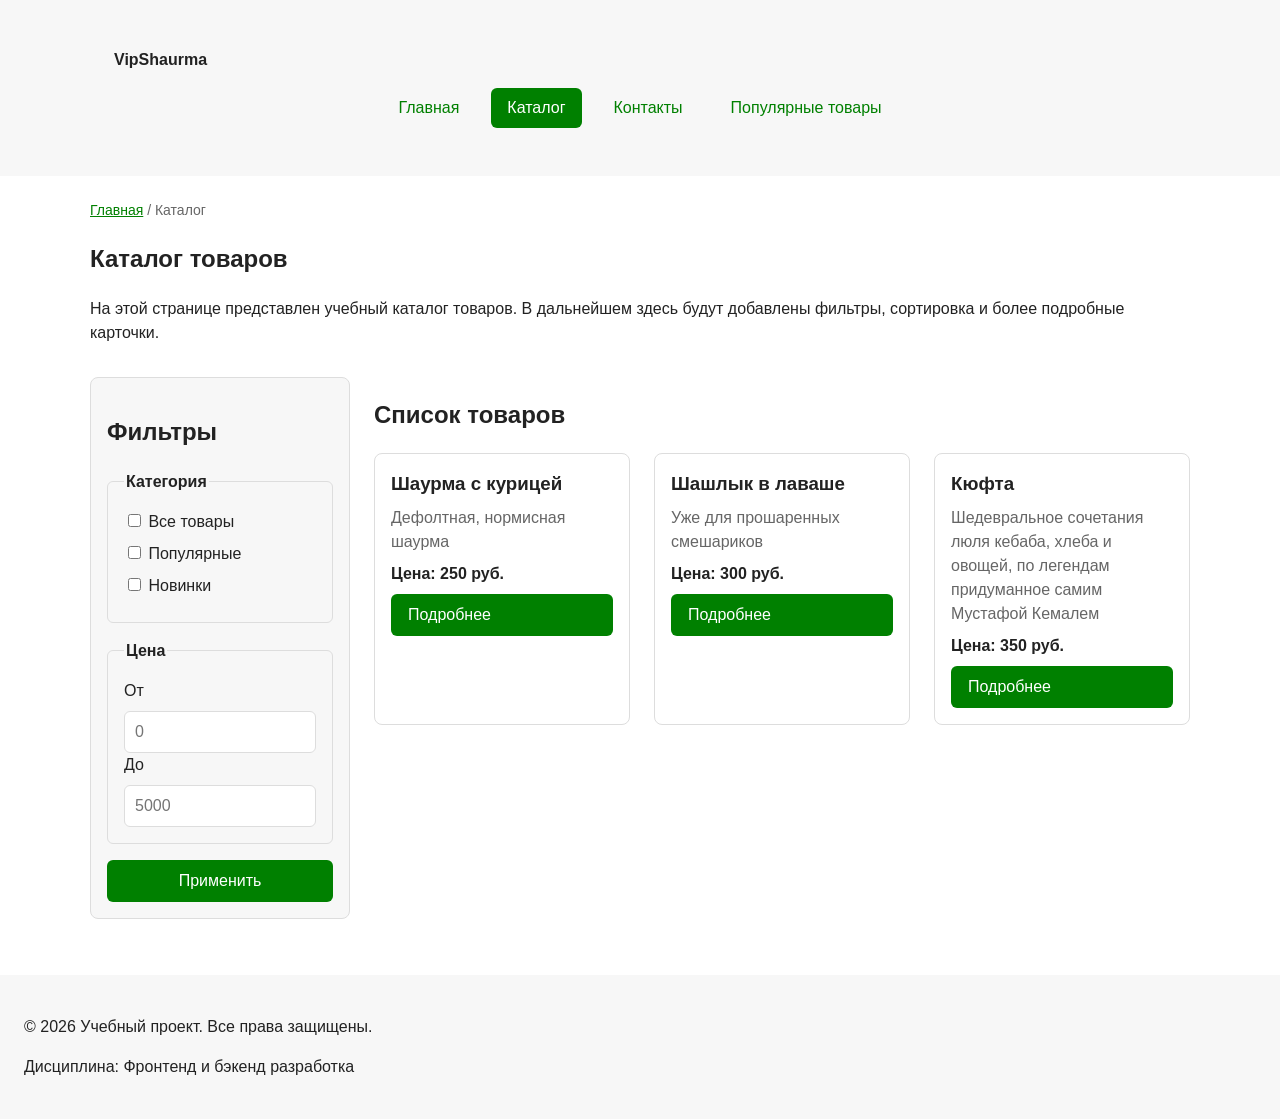
<file: catalog.html>
<!DOCTYPE html>
<html lang="ru">
<head>
  <meta property="og:type" content="website">
  <meta property="og:title" content="Учебный интернет-магазин">
  <meta property="og:description" content="Учебный frontend-проект интернет-магазина.">
  <meta property="og:image" content="https://username.github.io/kr1-html-css-shop/images/preview.jpg">
  <meta charset="UTF-8">
  <meta name="viewport" content="width=device-width, initial-scale=1.0">
  <meta name="description" content="Каталог товаров учебного интернет-магазина.">
  <title>Каталог товаров — Учебный интернет-магазин</title>
  <link rel="stylesheet" href="css/style.css">
</head>
<body>
  <header class="site-header">
    <div class="site-header__inner">
      <a class="site-header__logo" href="index.html">VipShaurma</a>

      <nav class="site-nav" aria-label="Основная навигация">
        <ul class="site-nav__list">
          <li class="site-nav__item">
            <a class="site-nav__link" href="index.html">Главная</a>
          </li>
          <li class="site-nav__item">
            <a class="site-nav__link site-nav__link--active" href="catalog.html">Каталог</a>
          </li>
          <li class="site-nav__item">
            <a class="site-nav__link" href="contacts.html">Контакты</a>
          </li>
          <li class="site-nav__item">
            <a class="site-nav__link" href="index.html#popular">Популярные товары</a>
          </li>
        </ul>
      </nav>
    </div>
  </header>

  <main>
    <nav class="breadcrumbs" aria-label="Хлебные крошки">
      <a class="breadcrumbs__link" href="index.html">Главная</a>
      <span class="breadcrumbs__current">Каталог</span>
    </nav>

    <section class="section">
      <h1>Каталог товаров</h1>
      <p>
        На этой странице представлен учебный каталог товаров.
        В дальнейшем здесь будут добавлены фильтры, сортировка и более
        подробные карточки.
      </p>
    </section>

    <section class="catalog-layout">
      <aside class="catalog-filters">
        <h2>Фильтры</h2>

        <form class="filters-form" action="#" method="get">
          <fieldset>
            <legend>Категория</legend>

            <label>
              <input type="checkbox" name="category" value="all">
              Все товары
            </label>

            <label>
              <input type="checkbox" name="category" value="popular">
              Популярные
            </label>

            <label>
              <input type="checkbox" name="category" value="new">
              Новинки
            </label>
          </fieldset>

          <fieldset>
            <legend>Цена</legend>

            <label for="price-from">От</label>
            <input id="price-from" name="price-from" type="number" min="0" placeholder="0">

            <label for="price-to">До</label>
            <input id="price-to" name="price-to" type="number" min="0" placeholder="5000">
          </fieldset>

          <button class="button button--primary" type="submit">Применить</button>
        </form>
      </aside>

      <section class="catalog-products">
        <h2>Список товаров</h2>

        <div class="products-grid">
          <article class="product-card">
            <h3 class="product-card__title">Шаурма с курицей</h3>
            <p class="product-card__description">Дефолтная, нормисная шаурма</p>
            <p class="product-card__price">Цена: 250 руб.</p>
            <a class="button button--primary" href="product.html">Подробнее</a>
          </article>

          <article class="product-card">
            <h3 class="product-card__title">Шашлык в лаваше</h3>
            <p class="product-card__description">Уже для прошаренных смешариков</p>
            <p class="product-card__price">Цена: 300 руб.</p>
            <a class="button button--primary" href="product_2.html">Подробнее</a>
          </article>

          <article class="product-card">
            <h3 class="product-card__title">Кюфта</h3>
            <p class="product-card__description">Шедевральное сочетания люля кебаба, хлеба и овощей, по легендам придуманное самим Мустафой Кемалем</p>
            <p class="product-card__price">Цена: 350 руб.</p>
            <a class="button button--primary" href="product_3.html">Подробнее</a>
          </article>
        </div>
      </section>
    </section>
  </main>

  <footer>
    <p>&copy; 2026 Учебный проект. Все права защищены.</p>
    <p>Дисциплина: Фронтенд и бэкенд разработка</p>
  </footer>
</body>
</html>
</file>
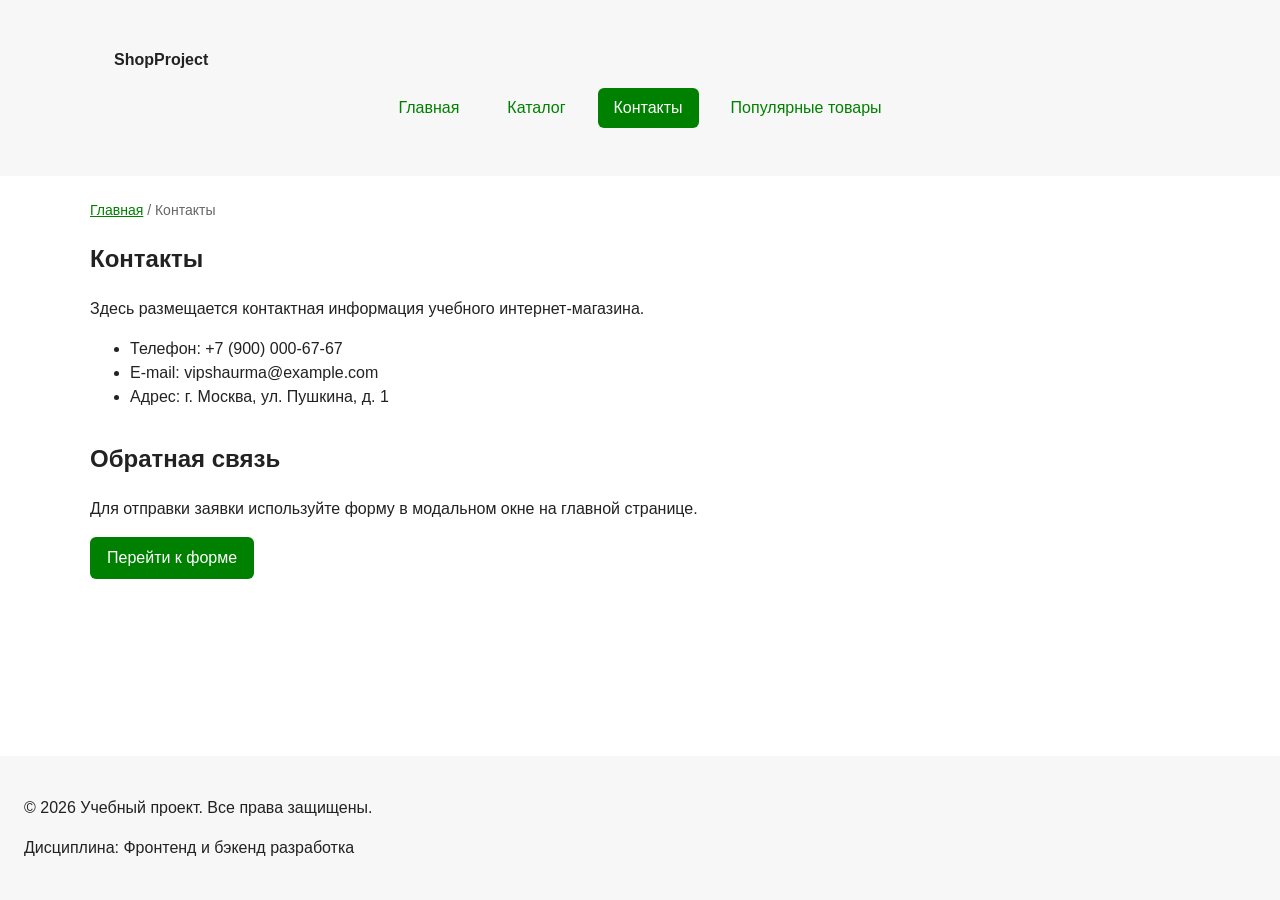
<file: contacts.html>
<!DOCTYPE html>
<html lang="ru">
<head>
  <meta property="og:type" content="website">
  <meta property="og:title" content="Учебный интернет-магазин">
  <meta property="og:description" content="Учебный frontend-проект интернет-магазина.">
  <meta property="og:image" content="https://username.github.io/kr1-html-css-shop/images/preview.jpg">
  <meta charset="UTF-8">
  <meta name="viewport" content="width=device-width, initial-scale=1.0">
  <meta name="description" content="Контактная информация учебного интернет-магазина.">
  <title>Контакты — Учебный интернет-магазин</title>
  <link rel="stylesheet" href="css/style.css">
</head>
<body>
  <header class="site-header">
    <div class="site-header__inner">
      <a class="site-header__logo" href="index.html">ShopProject</a>

      <nav class="site-nav" aria-label="Основная навигация">
        <ul class="site-nav__list">
          <li class="site-nav__item">
            <a class="site-nav__link" href="index.html">Главная</a>
          </li>
          <li class="site-nav__item">
            <a class="site-nav__link" href="catalog.html">Каталог</a>
          </li>
          <li class="site-nav__item">
            <a class="site-nav__link site-nav__link--active" href="contacts.html">Контакты</a>
          </li>
          <li class="site-nav__item">
            <a class="site-nav__link" href="index.html#popular">Популярные товары</a>
          </li>
        </ul>
      </nav>
    </div>
  </header>

  <main>
    <nav class="breadcrumbs" aria-label="Хлебные крошки">
      <a class="breadcrumbs__link" href="index.html">Главная</a>
      <span class="breadcrumbs__current">Контакты</span>
    </nav>

    <section class="section">
      <h1>Контакты</h1>
      <p>
        Здесь размещается контактная информация учебного интернет-магазина.
      </p>

      <ul>
        <li>Телефон: +7 (900) 000-67-67</li>
        <li>E-mail: vipshaurma@example.com</li>
        <li>Адрес: г. Москва, ул. Пушкина, д. 1</li>
      </ul>
    </section>

    <section class="section" id="feedback">
      <h2>Обратная связь</h2>
      <p>
        Для отправки заявки используйте форму в модальном окне на главной странице.
      </p>
      <a class="button button--primary" href="index.html#popular">Перейти к форме</a>
    </section>
  </main>

  <footer>
    <p>&copy; 2026 Учебный проект. Все права защищены.</p>
    <p>Дисциплина: Фронтенд и бэкенд разработка</p>
  </footer>
</body>
</html>
</file>
<file: css/style.css>
/* ===============================
   1. Переменные проекта
   =============================== */

:root {
  /* Основные цвета проекта */
  --color-bg: #ffffff;
  --color-text: #222222;
  --color-muted: #666666;
  --color-primary: #008000;
  --color-primary-dark: #006400;
  --color-border: #dddddd;
  --color-surface: #f7f7f7;
  --color-surface-accent: #eef5ff;
  --color-danger: #b00020;
  --color-success: #168a2f;
  --color-success-bg: #eefaf0;
  --color-white: #ffffff;

  /* Отступы */
  --space-xs: 4px;
  --space-sm: 8px;
  --space-md: 16px;
  --space-lg: 24px;
  --space-xl: 32px;

  /* Скругления */
  --radius-sm: 6px;
  --radius-md: 8px;
  --radius-lg: 12px;

  /* Размеры */
  --container-width: 1100px;
}

/* ===============================
   2. Базовые стили
   =============================== */

* {
  box-sizing: border-box;
}

html {
  scroll-behavior: smooth;
  height: 100%;
}

body {
  margin: 0;
  font-family: Arial, sans-serif;
  line-height: 1.5;
  color: var(--color-text);
  background-color: var(--color-bg);
  min-height: 100%;
  min-height: 100vh;
  display: flex;
  flex-direction: column;
}
main{
    flex: 1 0 auto;
}
.hero{
    background-image: url("https://avatars.mds.yandex.net/i?id=caa77cdc3bbaba5a5984eece926f1233_l-3311063-images-thumbs&n=13");
  background-size: cover;        /* картинка растягивается на весь блок */
  background-position: center;
  background-repeat: no-repeat;
  background-attachment: fixed;
  }
header,
main,
footer {
  padding: var(--space-lg);
}

header,
footer {
  background-color: var(--color-surface);
}

/* ===============================
   3. Общие элементы интерфейса
   =============================== */

a {
  color: var(--color-primary);
}

a:hover {
  color: var(--color-primary-dark);
}

a:focus-visible {
  outline: 2px solid var(--color-primary);
  outline-offset: 3px;
}

/* Шапка сайта */
.site-header {
  background-color: var(--color-surface);
}

.site-header__inner {
  max-width: var(--container-width);
  margin: 0 auto;
  padding: var(--space-lg);
}

.site-header__logo {
  font-weight: 700;
  color: var(--color-text);
  text-decoration: none;
}

.site-nav__list {
  display: flex;
  flex-wrap: wrap;
  justify-content: center;
  align-items: center;
  gap: var(--space-md);
  padding: 0;
  margin: var(--space-md) 0 0;
  list-style: none;
}

.site-nav__link {
  display: inline-block;
  padding: var(--space-sm) var(--space-md);
  color: var(--color-primary);
  text-decoration: none;
  border-radius: var(--radius-sm);
}

.site-nav__link:hover {
  color: var(--color-white);
  background-color: var(--color-primary);
}

.site-nav__link:focus-visible {
  outline: 2px solid var(--color-primary);
  outline-offset: 3px;
}

.site-nav__link--active {
  color: var(--color-white);
  background-color: var(--color-primary);
}

/* ===============================
   4. Компоненты страницы
   =============================== */

.products-grid {
  display: grid;
  grid-template-columns: repeat(3, 1fr);
  gap: var(--space-lg);
}

.product-card {
  display: flex;
  flex-direction: column;
  gap: var(--space-sm);
  padding: var(--space-md);
  border: 1px solid var(--color-border);
  border-radius: var(--radius-md);
  background-color: var(--color-bg);
}

.product-card:hover {
  border-color: var(--color-primary);
}

.product-card--featured {
  border-color: var(--color-primary);
}

.product-card--discount {
  border-color: var(--color-danger);
}

.product-card__title {
  margin: 0;
  color: var(--color-text);
}

.product-card__description {
  margin: 0;
  color: var(--color-muted);
}

.product-card__price {
  margin: 0;
  font-weight: 700;
}

.product-card--discount .product-card__price {
  color: var(--color-danger);
}

.product-card__button {
  margin-top: auto;
  align-self: flex-start;
}

.catalog-layout {
  max-width: var(--container-width);
  margin: 0 auto var(--space-xl);
  display: grid;
  grid-template-columns: 260px 1fr;
  grid-template-areas: "filters products";
  gap: var(--space-lg);
}

.catalog-filters {
  grid-area: filters;
  padding: var(--space-md);
  border: 1px solid var(--color-border);
  border-radius: var(--radius-md);
  background-color: var(--color-surface);
}

.catalog-products {
  grid-area: products;
}

.filters-form {
  display: grid;
  gap: var(--space-md);
}

.filters-form fieldset {
  margin: 0;
  padding: var(--space-md);
  border: 1px solid var(--color-border);
  border-radius: var(--radius-sm);
}

.filters-form legend {
  font-weight: 700;
}

.filters-form label {
  display: block;
  margin-bottom: var(--space-sm);
}

.filters-form input[type="number"] {
  width: 100%;
  padding: 8px 10px;
  border: 1px solid var(--color-border);
  border-radius: var(--radius-sm);
  font: inherit;
}

:target {
  outline: 2px dashed var(--color-primary);
  outline-offset: 4px;
}

/* ===============================
   5. Кнопки
   =============================== */

.button {
  display: inline-block;
  padding: var(--space-sm) var(--space-md);
  color: var(--color-white);
  background-color: var(--color-primary);
  border: 1px solid transparent;
  border-radius: var(--radius-sm);
  font: inherit;
  text-decoration: none;
  cursor: pointer;
}

.button:hover {
  background-color: var(--color-primary-dark);
}

.button:focus-visible {
  outline: 2px solid var(--color-primary);
  outline-offset: 3px;
}

.button:disabled,
.button--disabled {
  opacity: 0.6;
  cursor: not-allowed;
}

.button--primary {
  color: var(--color-white);
  background-color: var(--color-primary);
}

.button--primary:hover {
  background-color: var(--color-primary-dark);
}

.button--secondary {
  color: var(--color-primary);
  background-color: transparent;
  border: 1px solid var(--color-primary);
}

.button--secondary:hover {
  color: var(--color-white);
  background-color: var(--color-primary);
}

footer{
    margin-top: auto;
    flex-shrink: 0;
  margin-top: auto;
}
/* ===============================
   6. Прочие блоки страницы
   =============================== */

.aside-info {
  max-width: var(--container-width);
  margin: 0 auto var(--space-xl);
  padding: var(--space-md);
  border-left: 4px solid var(--color-primary);
  background-color: var(--color-surface);
}

.hero {
  max-width: var(--container-width);
  margin: 0 auto var(--space-xl);
  padding: var(--space-xl) var(--space-lg);
  background-color: var(--color-surface-accent);
  border-radius: var(--radius-lg);
}

.section {
  max-width: var(--container-width);
  margin: 0 auto var(--space-xl);
}

.section h2 {
  margin-top: 0;
}

/* ===============================
   7. Форма и модальное окно
   =============================== */

.order-form__field {
  margin-bottom: var(--space-md);
}

.order-form__label {
  display: block;
  margin-bottom: var(--space-xs);
}

.order-form__input,
.order-form__select,
.order-form__textarea {
  width: 100%;
  padding: 10px 12px;
  border: 1px solid var(--color-border);
  border-radius: var(--radius-sm);
  font: inherit;
}

.order-form__input:hover,
.order-form__select:hover,
.order-form__textarea:hover {
  border-color: var(--color-primary);
}

.order-form__input:focus-visible,
.order-form__select:focus-visible,
.order-form__textarea:focus-visible {
  outline: 2px solid var(--color-primary);
  outline-offset: 3px;
}

.order-form__actions {
  display: flex;
  gap: var(--space-md);
  margin-top: var(--space-lg);
}

.order-dialog {
  width: min(100% - 32px, 560px);
  padding: var(--space-lg);
  border: none;
  border-radius: var(--radius-lg);
}

.order-dialog::backdrop {
  background-color: rgba(0, 0, 0, 0.5);
}

.order-dialog__title {
  margin-top: 0;
}

[aria-invalid="true"] {
  border-color: var(--color-danger);
}

/* Сообщение об успешной отправке */
.success-message {
  max-width: var(--container-width);
  margin: var(--space-lg) auto;
  padding: var(--space-md);
  border-left: 4px solid var(--color-success);
  background-color: var(--color-success-bg);
}

/* ===============================
   8. Хлебные крошки
   =============================== */

.breadcrumbs {
  max-width: var(--container-width);
  margin: 0 auto var(--space-md);
  font-size: 14px;
  color: var(--color-muted);
}

.breadcrumbs__link {
  color: var(--color-primary);
}

.breadcrumbs__current::before {
  content: " / ";
  color: var(--color-muted);
}

/* ===============================
   9. Страница товара
   =============================== */

.product {
  max-width: var(--container-width);
  margin: 0 auto var(--space-xl);
  display: grid;
  grid-template-columns: minmax(0, 1fr) minmax(0, 1fr);
  gap: var(--space-xl);
  align-items: start;
}

.product__image {
  display: block;
  width: 100%;
  height: auto;
  border: 1px solid var(--color-border);
  border-radius: var(--radius-lg);
  background-color: var(--color-surface);
}

.product__info {
  display: flex;
  flex-direction: column;
  gap: var(--space-sm);
}

.product__title {
  margin: 0;
}

.product__sku {
  margin: 0;
  font-size: 14px;
  color: var(--color-muted);
}

.product__price {
  margin: var(--space-sm) 0;
  font-size: 28px;
  font-weight: 700;
  color: var(--color-primary);
}

@media (max-width: 800px) {
  .product {
    grid-template-columns: 1fr;
  }
}
</file>
